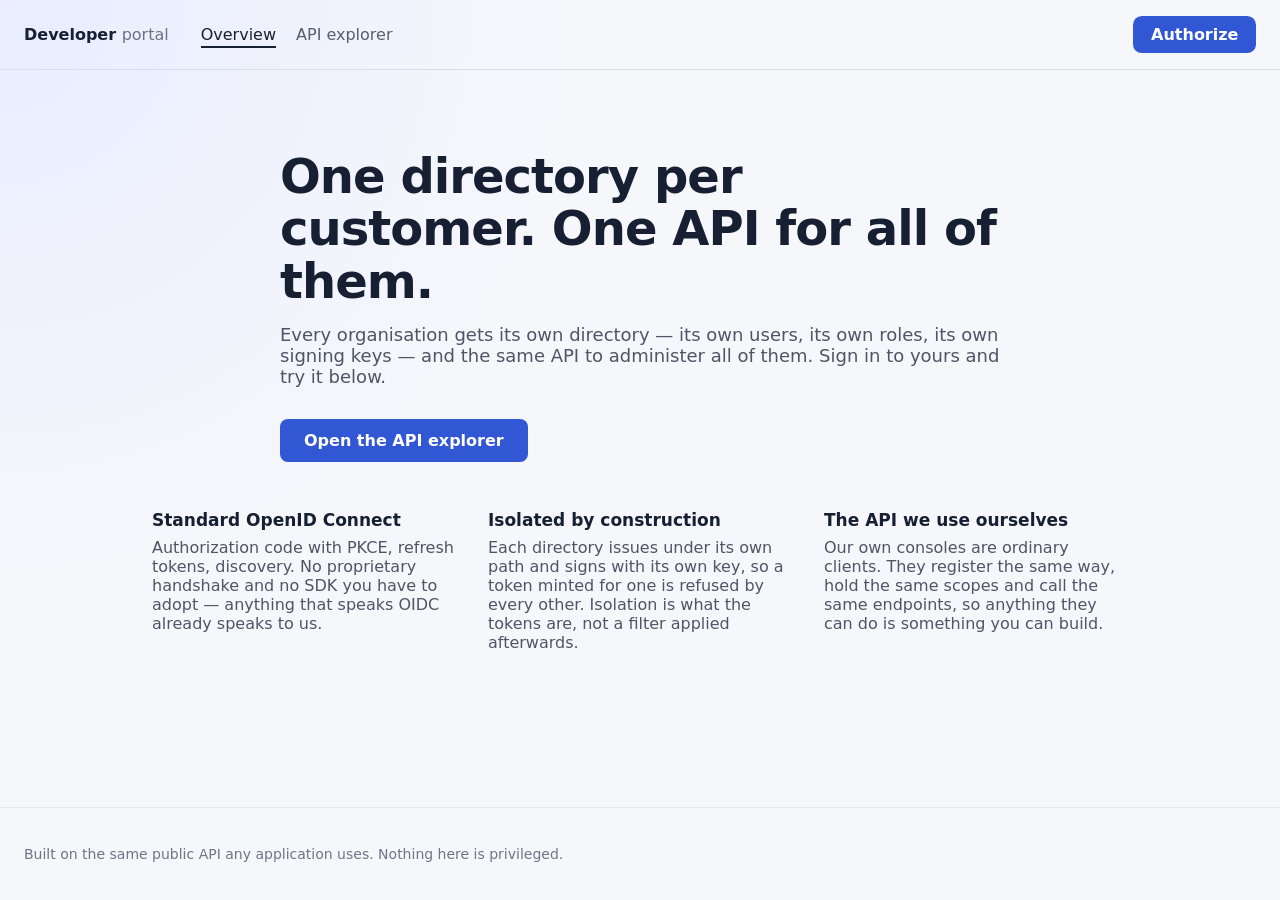
<file: index.html>
<!doctype html>
<html lang="en" data-beasties-container>
<head>
  <meta charset="utf-8">
  <title>Developer portal</title>
  <base href="/">
  <meta name="viewport" content="width=device-width, initial-scale=1">

  <!--
    The SVG first and the .ico second, which is the order browsers read them in: anything that
    understands image/svg+xml takes the vector and scales it, and the rest fall through to the
    file they were going to request at /favicon.ico anyway.

    Both are generated from the same source, so they cannot drift. The .ico carries 16 through
    256 because Windows picks a size per context -- a tab, a taskbar, a desktop shortcut -- and
    one 32px image upscaled into a shortcut is the usual way an icon ends up looking blurred.
  -->
  <link rel="icon" type="image/svg+xml" href="favicon.svg">
  <link rel="icon" type="image/x-icon" href="favicon.ico" sizes="16x16 32x32 48x48">
<style>:root{color-scheme:light;--ink:#172033;--muted:#617089;--surface:#ffffff;--line:#d9dfe8;--accent:#3157d5;font-family:Inter,ui-sans-serif,system-ui,-apple-system,BlinkMacSystemFont,Segoe UI,sans-serif;color:var(--ink);background:radial-gradient(circle at top left,#e8edff,transparent 36rem),#f5f7fb}html,body{min-height:100%;margin:0}*{box-sizing:border-box}</style><link rel="stylesheet" href="styles-6GSCJWPG.css" media="print" onload="this.media='all'"><noscript><link rel="stylesheet" href="styles-6GSCJWPG.css"></noscript></head>
<body>
  <app-root></app-root>
<link rel="modulepreload" href="chunk-Da4-SChG.js"><script src="main-FFOPMGTI.js" type="module"></script></body>
</html>
</file>
<file: styles-6GSCJWPG.css>
:root{color-scheme:light;--ink: #172033;--muted: #617089;--surface: #ffffff;--line: #d9dfe8;--accent: #3157d5;font-family:Inter,ui-sans-serif,system-ui,-apple-system,BlinkMacSystemFont,Segoe UI,sans-serif;color:var(--ink);background:radial-gradient(circle at top left,#e8edff,transparent 36rem),#f5f7fb}html,body{min-height:100%;margin:0}*{box-sizing:border-box}h1{font-size:1.6rem;letter-spacing:-.02em;margin:0 0 1.25rem}h2{font-size:1.1rem;margin:2.5rem 0 1rem}table{width:100%;border-collapse:collapse;font-size:.95rem}th,td{text-align:left;padding:.6rem .7rem;border-bottom:1px solid var(--line);vertical-align:middle}th{color:var(--muted);font-size:.775rem;letter-spacing:.04em;text-transform:uppercase}td.right{text-align:right}.muted{color:var(--muted)}.tag{display:inline-block;margin-left:.4rem;padding:.1rem .45rem;border-radius:.4rem;background:color-mix(in srgb,var(--muted) 14%,transparent);color:var(--muted);font-size:.7rem;text-transform:uppercase;letter-spacing:.04em}.chip{margin:0 .35rem .25rem 0;padding:.2rem .55rem;border:1px solid var(--line);border-radius:999px;background:var(--surface);color:inherit;font:inherit;font-size:.825rem;cursor:pointer}.chip:hover:not(:disabled){border-color:var(--accent);color:var(--accent)}.chip:disabled{cursor:default;opacity:.6}input,select,button{font:inherit}input[type=text],input:not([type]),select{padding:.55rem .7rem;border:1px solid var(--line);border-radius:.55rem;background:var(--surface);color:inherit}form button[type=submit],button:not(.chip){margin-top:1rem;padding:.55rem 1.1rem;border:0;border-radius:.55rem;background:var(--accent);color:#fff;font-weight:600;cursor:pointer}button:disabled{opacity:.55;cursor:default}label{display:block;margin:0 0 .35rem;color:var(--muted);font-size:.875rem}.notice{padding:.7rem .85rem;border:1px solid var(--line);border-radius:.55rem;background:var(--surface)}.notice.error{border-color:#b3261e;color:#b3261e}.choice{display:grid;grid-template-columns:auto 1fr;gap:.6rem;align-items:start;margin:0 0 .75rem}.choice label{display:grid;margin:0;cursor:pointer}.choice label span{font-size:.85rem}td.actions{white-space:nowrap;text-align:right}td.actions button{margin:0 0 0 .4rem;padding:.35rem .7rem;font-size:.85rem}input.inline{width:100%;padding:.35rem .5rem;border:1px solid transparent;background:transparent;border-radius:.4rem}input.inline:hover:not(:disabled){border-color:var(--line);background:var(--surface)}input.inline:focus{border-color:var(--accent);background:var(--surface)}.preview{display:grid;min-height:15rem;margin:0 0 .75rem;border:1px solid var(--line);border-radius:.6rem;overflow:hidden;background:var(--preview-page);place-items:center}.preview .preview-panel{display:none}.preview[data-template="1"]{grid-template-columns:2fr 3fr;place-items:stretch}.preview[data-template="1"] .preview-panel{display:grid;place-items:center;padding:1rem;background:var(--preview-accent);color:#fff;font-weight:650}.preview[data-template="1"] .preview-card{place-self:center;box-shadow:none;border:0}.preview-card{display:grid;gap:.5rem;width:min(18rem,90%);padding:1.25rem;border:1px solid var(--line);border-radius:.6rem;background:#fff}.preview[data-template="2"] .preview-card{border:0;background:transparent}.preview-panel img,.preview-card img{max-height:2rem;width:auto}.preview-tenant{color:var(--muted);font-size:.75rem}.preview-heading{font-weight:700;font-size:1.1rem}.preview-field{height:1.9rem;border:1px solid var(--line);border-radius:.4rem;background:#fff}.preview-button{padding:.5rem;border-radius:.4rem;background:var(--preview-accent);color:#fff;font-weight:600;text-align:center;font-size:.85rem}.preview-support{color:var(--muted);font-size:.7rem}.methods{border:1px solid var(--line);border-radius:.6rem;overflow:hidden;margin:1.25rem 0;background:var(--surface)}.method{display:grid;grid-template-columns:minmax(9rem,1fr) 2fr auto;gap:1rem;align-items:center;padding:.9rem 1rem;border-top:1px solid var(--line);font-size:.925rem}.method .what{display:grid}.method .what .muted{font-size:.8rem}.method .detail{color:var(--muted)}.method .actions{white-space:nowrap}.method.adding{display:block;background:color-mix(in srgb,var(--accent) 4%,transparent)}.method.adding button[type=submit]{margin-top:.5rem}button.add{display:block;width:100%;margin:0;padding:.9rem 1rem;border:0;border-radius:0;background:transparent;color:var(--accent);font-weight:600;text-align:left;cursor:pointer}button.add:hover{background:color-mix(in srgb,var(--accent) 6%,transparent)}button.link{margin:0;padding:0;border:0;background:none;color:var(--accent);font:inherit;text-decoration:underline;cursor:pointer}button.link:disabled{opacity:.5;cursor:default}.lost{font-size:.9rem}@media(max-width:40rem){.method{grid-template-columns:1fr;gap:.25rem}.method .actions{text-align:right}}
</file>
